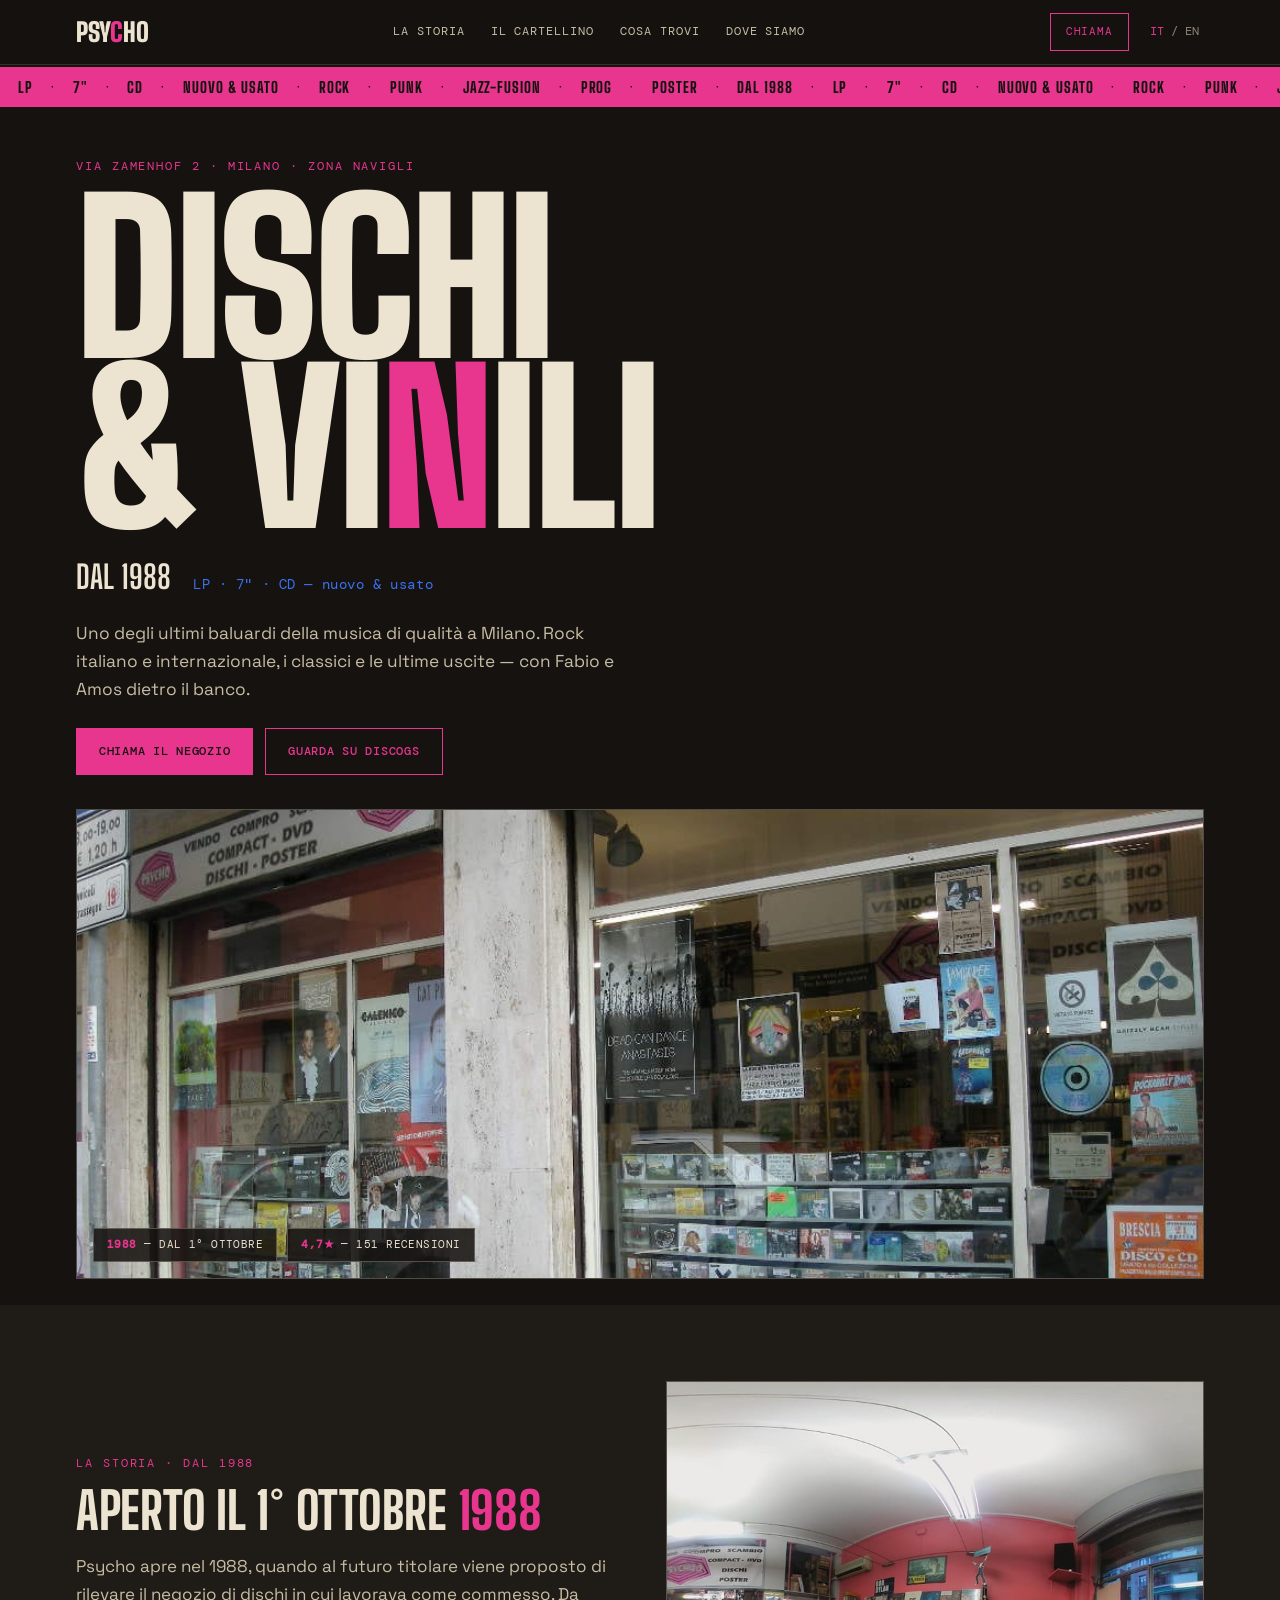
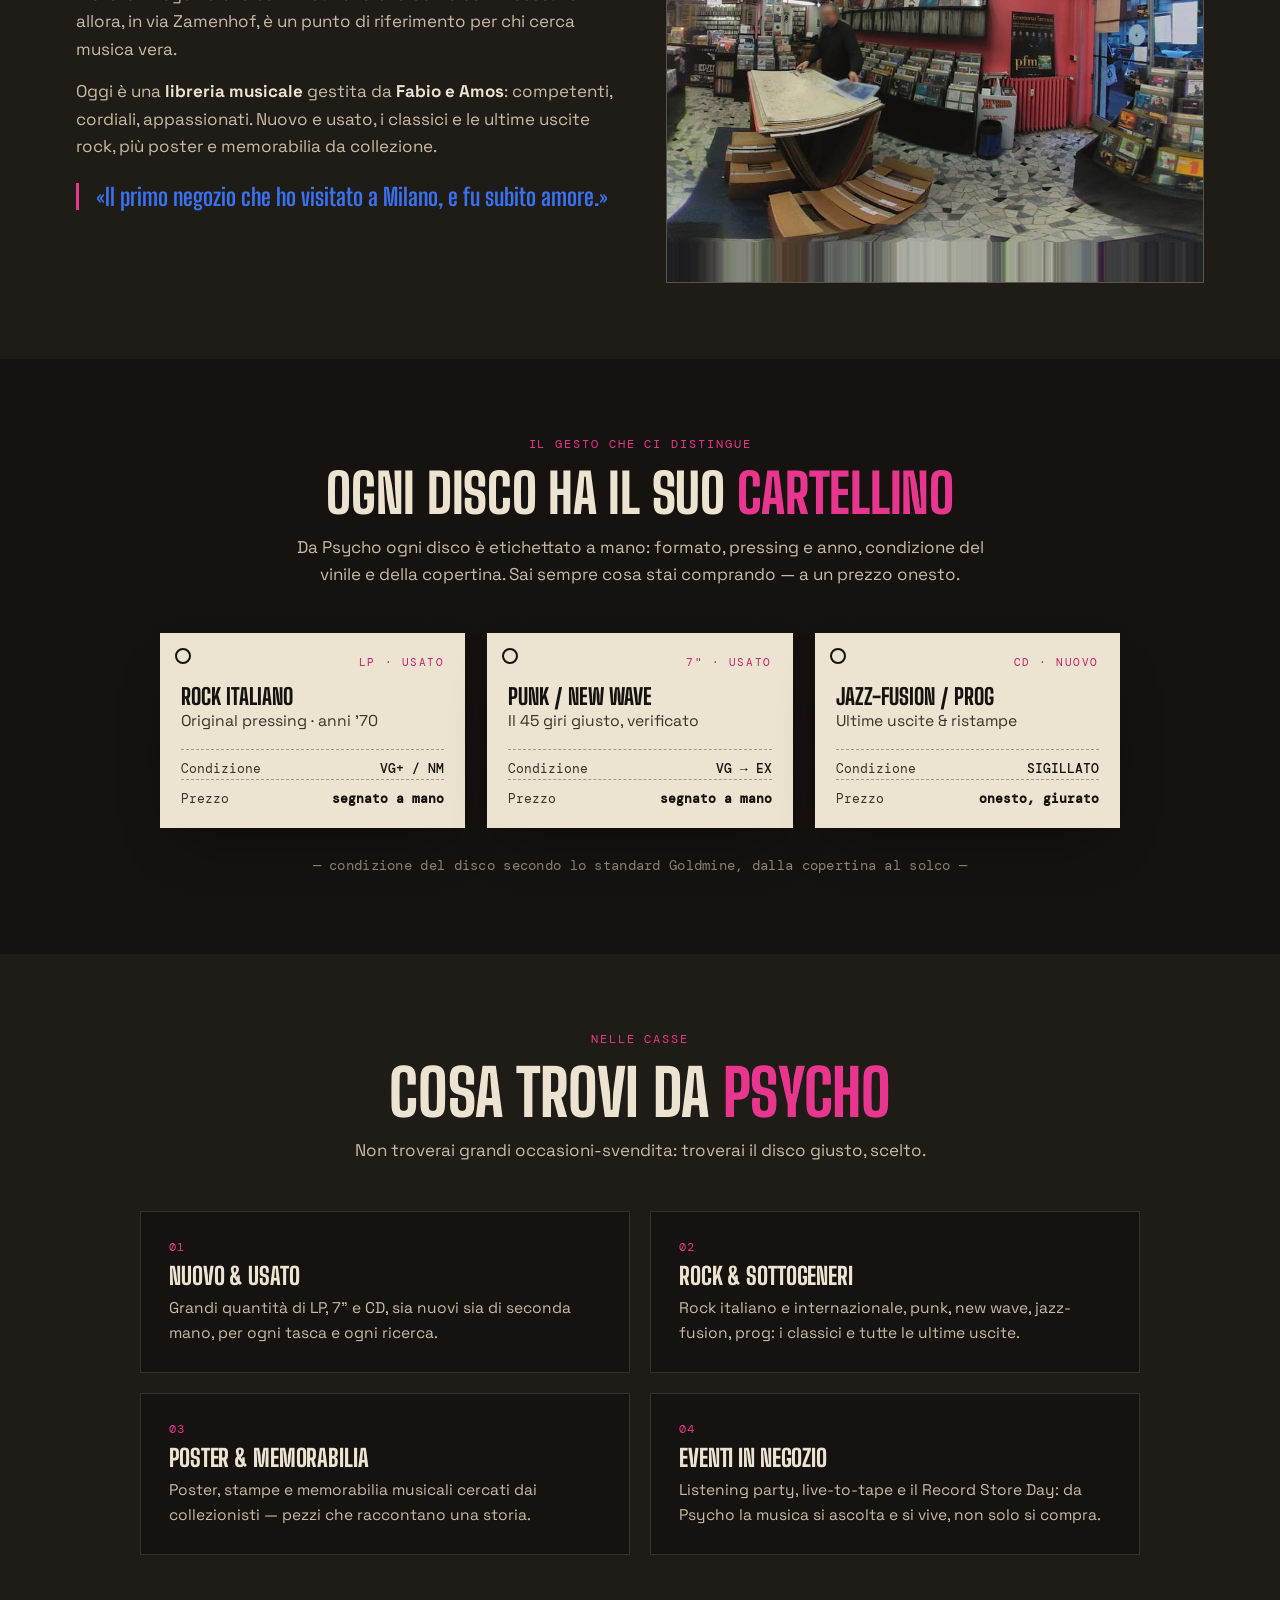
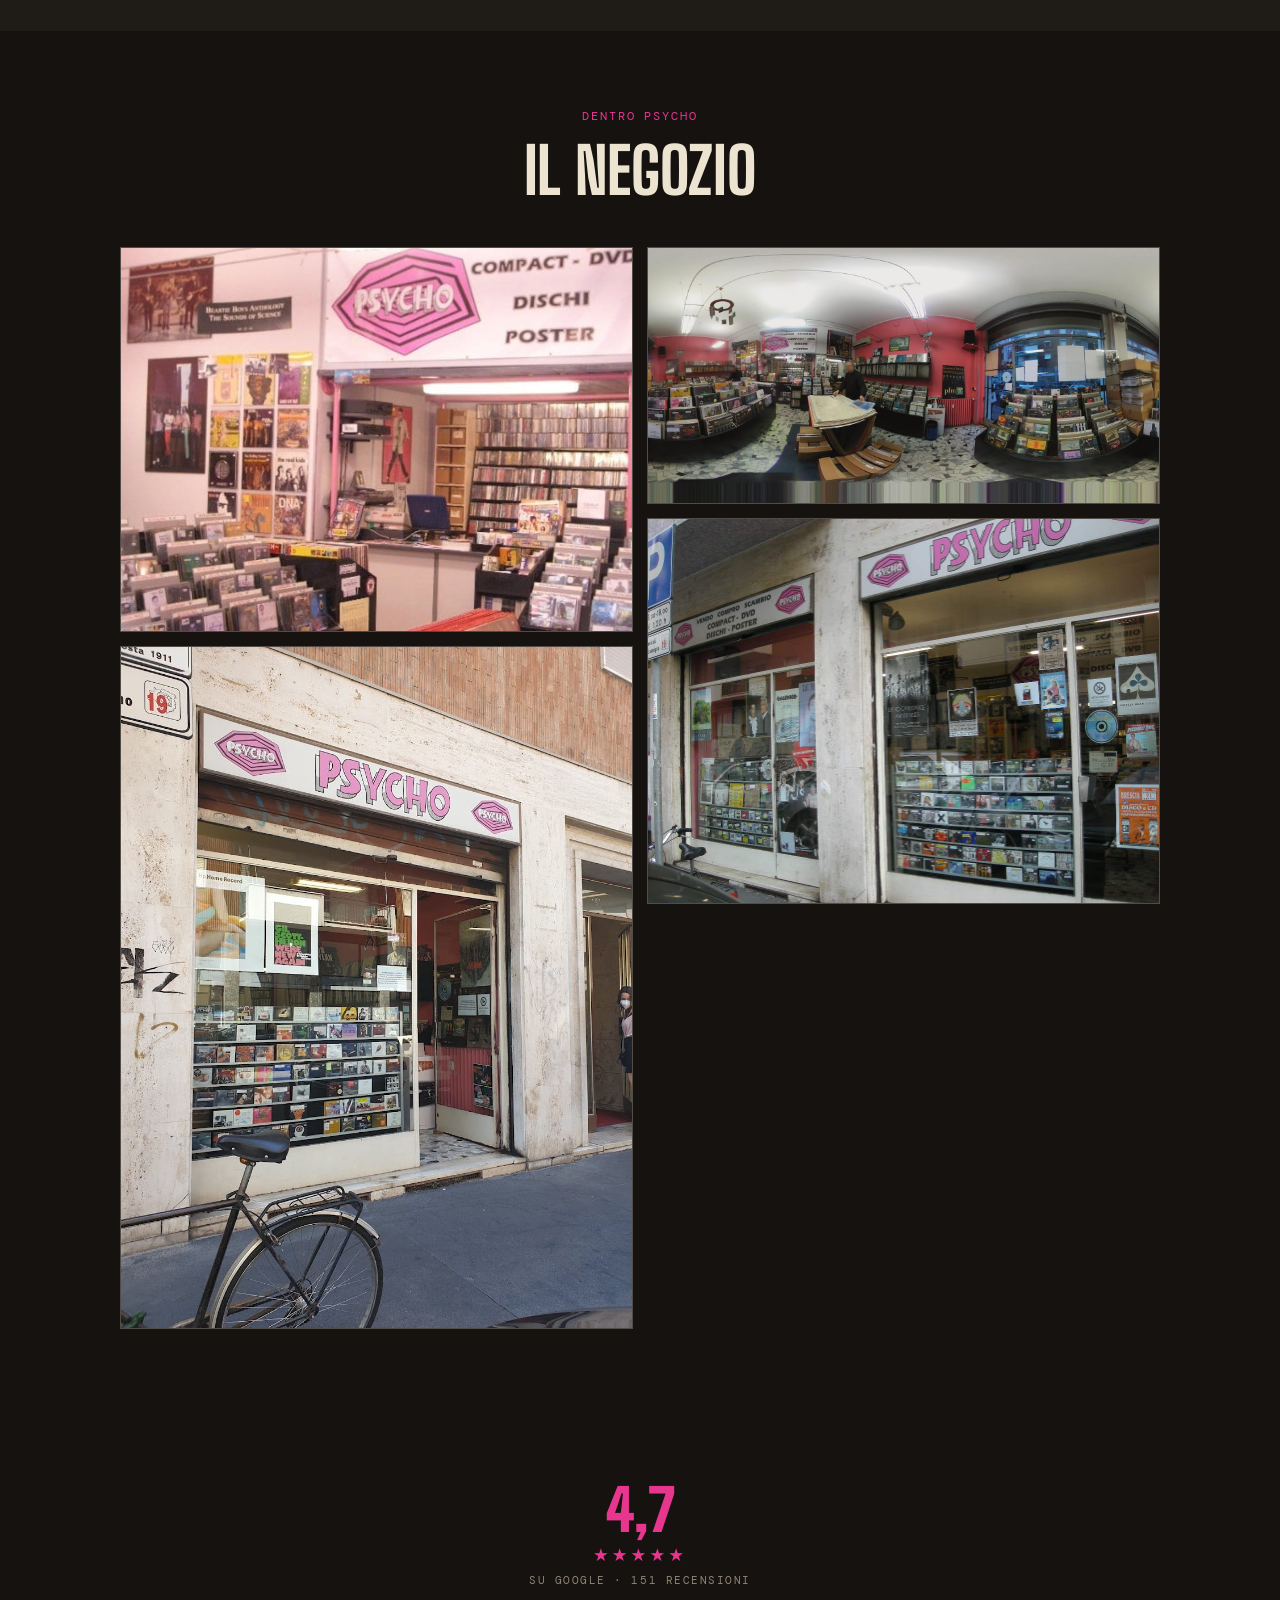
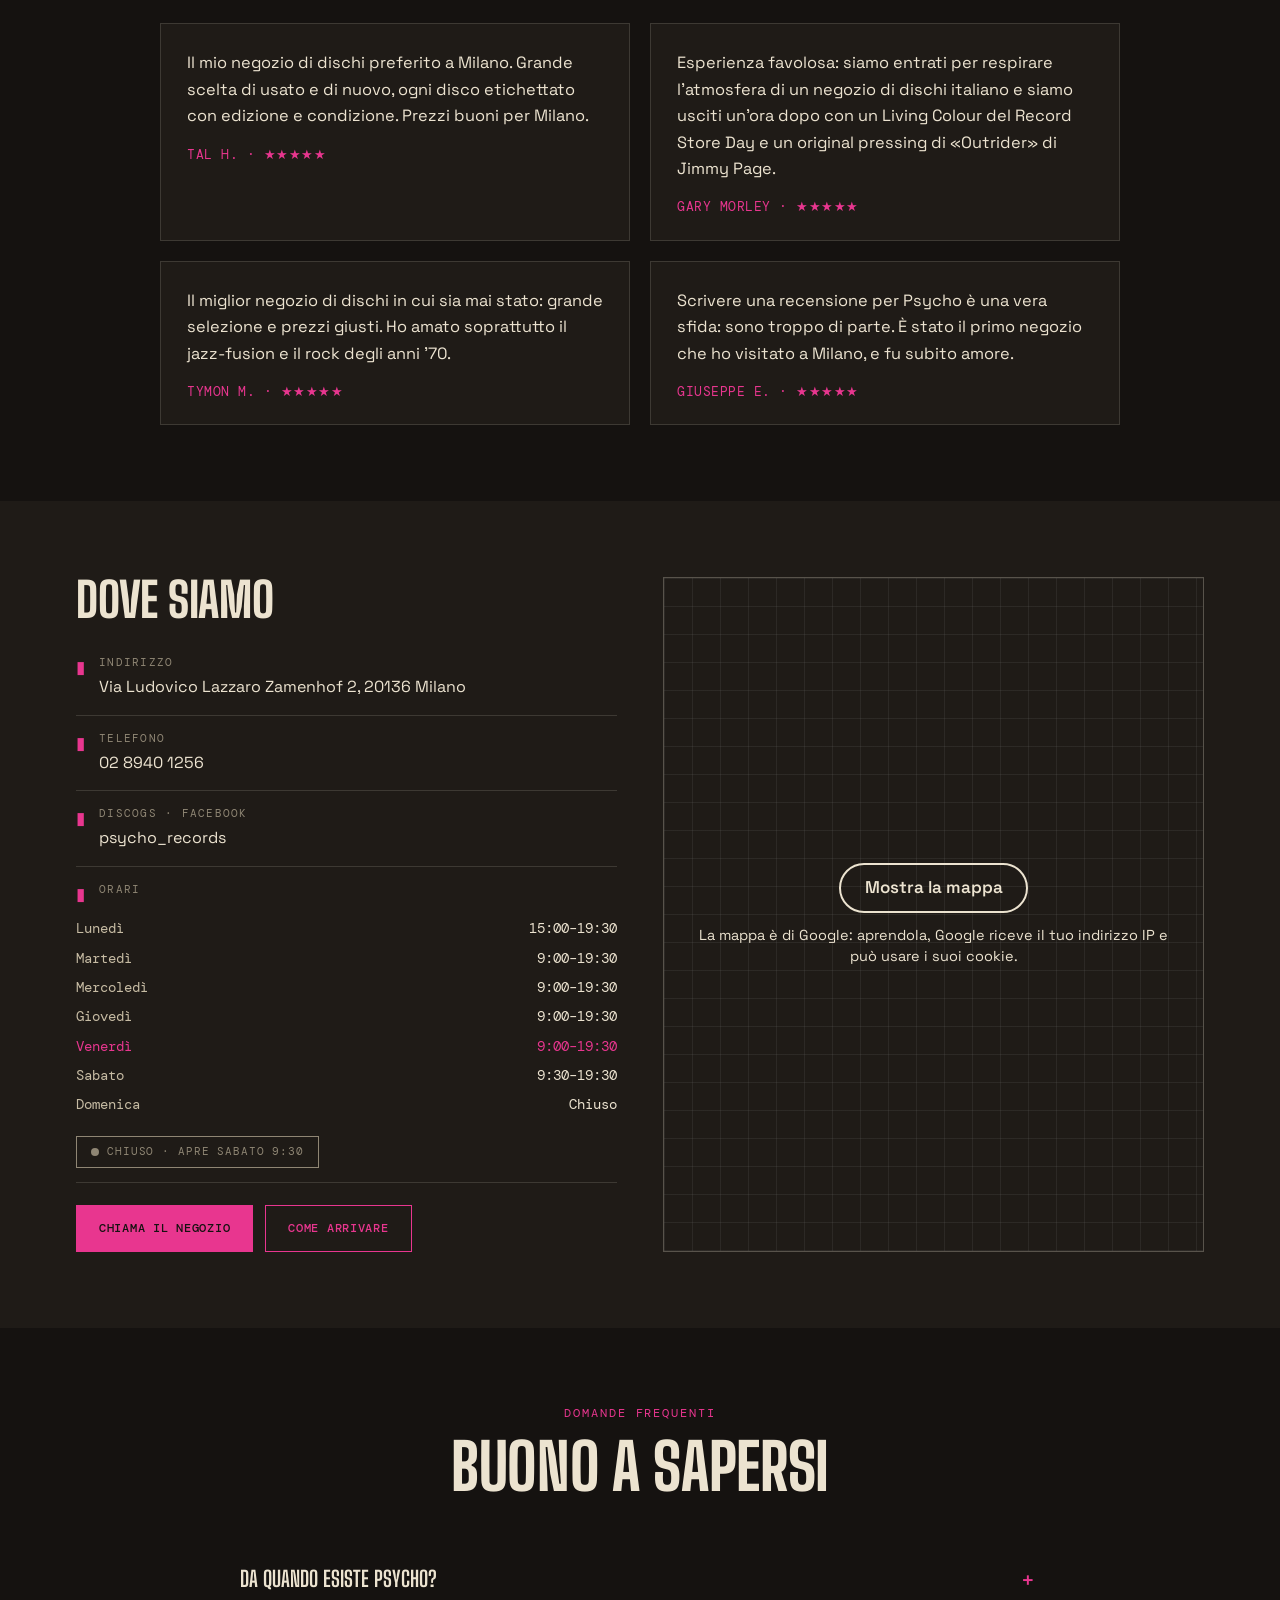
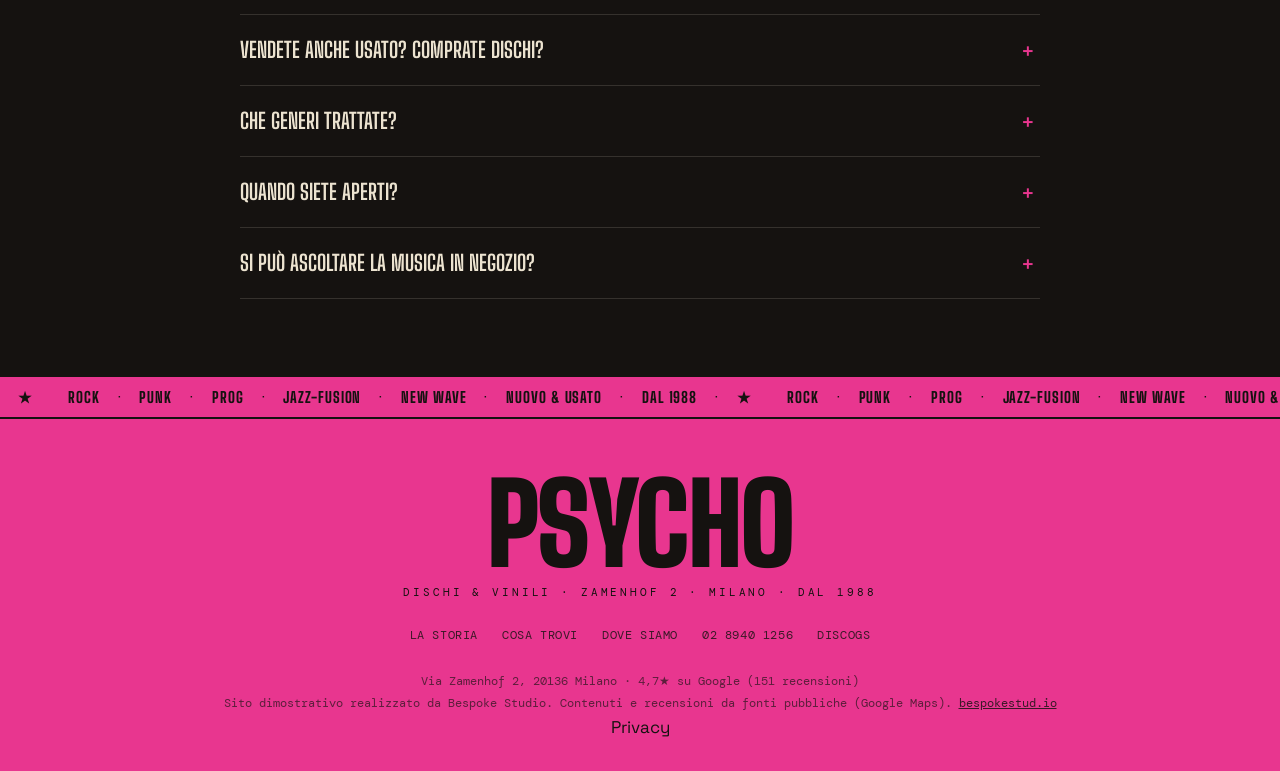
<file: index.html>
<!DOCTYPE html>
<html lang="it">
<head>
<meta charset="UTF-8">
<meta name="viewport" content="width=device-width, initial-scale=1.0">
<meta name="robots" content="noindex">
<title>Psycho — dischi & vinili dal 1988 · Milano</title>
<meta name="description" content="Psycho, negozio di dischi a Milano dal 1988, in via Zamenhof (zona Navigli/Ticinese). LP, 7\" e CD nuovi e usati: rock italiano e internazionale, poster e memorabilia. Ogni disco etichettato con pressing e condizione.">
<link rel="stylesheet" href="fonts/fonts.css?v=1">
<link rel="stylesheet" href="css/styles.css?v=1">
<link rel="icon" href="data:image/svg+xml,<svg xmlns='http://www.w3.org/2000/svg' viewBox='0 0 100 100'><rect width='100' height='100' fill='%23151210'/><circle cx='50' cy='50' r='30' fill='none' stroke='%23E8368F' stroke-width='6'/><circle cx='50' cy='50' r='7' fill='%23ECE3D0'/></svg>">
</head>
<body>

<!-- intro -->
<div id="intro">
  <div class="i-name">PSY<em>C</em>HO</div>
  <div class="i-sub">dischi & vinili · dal 1988</div>
</div>

<!-- header -->
<header>
  <nav class="nav wrap">
    <a class="brand" href="#hero">PSY<em>C</em>HO</a>
    <div class="nav-links" id="navlinks">
      <a href="#storia" data-i18n="nav.storia">La storia</a>
      <a href="#cartellino" data-i18n="nav.cart">Il cartellino</a>
      <a href="#crate" data-i18n="nav.crate">Cosa trovi</a>
      <a href="#dove" data-i18n="nav.dove">Dove siamo</a>
    </div>
    <div style="display:flex;align-items:center;gap:16px">
      <a class="nav-cta" href="tel:+390289401256" data-i18n="nav.cta">Chiama</a>
      <div class="lang"><button data-lang="it" class="on">IT</button><span>/</span><button data-lang="en">EN</button></div>
      <button class="burger" id="burger" aria-label="Menu"><span></span><span></span><span></span></button>
    </div>
  </nav>
</header>

<!-- ticker -->
<div class="ticker" aria-hidden="true"><div class="ticker__in"><span>LP</span>·<span>7"</span>·<span>CD</span>·<span>NUOVO & USATO</span>·<span>ROCK</span>·<span>PUNK</span>·<span>JAZZ-FUSION</span>·<span>PROG</span>·<span>POSTER</span>·<span>DAL 1988</span>·<span>LP</span>·<span>7"</span>·<span>CD</span>·<span>NUOVO & USATO</span>·<span>ROCK</span>·<span>PUNK</span>·<span>JAZZ-FUSION</span>·<span>PROG</span>·<span>POSTER</span>·<span>DAL 1988</span>·</div></div>

<main>

<!-- HERO -->
<section id="hero">
  <div class="wrap">
    <div class="hero-kick kick" data-i18n="hero.kick">Via Zamenhof 2 · Milano · zona Navigli</div>
    <h1>DISCHI<br>& VI<em>N</em>ILI</h1>
    <div class="hero-sub">
      <span class="big" data-i18n="hero.big">Dal 1988</span>
      <span class="mono" data-i18n="hero.mono">LP · 7" · CD — nuovo & usato</span>
    </div>
    <p class="hero-lead" data-i18n="hero.lead">Uno degli ultimi baluardi della musica di qualità a Milano. Rock italiano e internazionale, i classici e le ultime uscite — con Fabio e Amos dietro il banco.</p>
    <div class="hero-cta">
      <a class="btn btn-solid" href="tel:+390289401256" data-i18n="hero.cta1">Chiama il negozio</a>
      <a class="btn btn-ghost" href="https://www.discogs.com/user/psycho_records" target="_blank" rel="noopener" data-i18n="hero.cta2">Guarda su Discogs</a>
    </div>
    <div class="hero-photo reveal">
      <img src="img/facciata.jpg" alt="La vetrina di Psycho, piena di dischi, in via Zamenhof" loading="eager">
      <div class="pills">
        <span class="pill"><b>1988</b> — <span data-i18n="hero.p1">dal 1° ottobre</span></span>
        <span class="pill"><b>4,7★</b> — <span data-i18n="hero.p2">151 recensioni</span></span>
      </div>
    </div>
  </div>
</section>

<!-- STORIA -->
<section id="storia">
  <div class="wrap storia-grid">
    <div class="storia-copy reveal">
      <span class="kick" data-i18n="storia.kick">La storia · dal 1988</span>
      <h2 data-i18n="storia.h2">Aperto il 1° ottobre <em>1988</em></h2>
      <p data-i18n="storia.p1">Psycho apre nel 1988, quando al futuro titolare viene proposto di rilevare il negozio di dischi in cui lavorava come commesso. Da allora, in via Zamenhof, è un punto di riferimento per chi cerca musica vera.</p>
      <p data-i18n="storia.p2">Oggi è una <b>libreria musicale</b> gestita da <b>Fabio e Amos</b>: competenti, cordiali, appassionati. Nuovo e usato, i classici e le ultime uscite rock, più poster e memorabilia da collezione.</p>
      <p class="quote" data-i18n="storia.quote">«Il primo negozio che ho visitato a Milano, e fu subito amore.»</p>
    </div>
    <figure class="storia-photo reveal">
      <img src="img/interno.jpg" alt="L'interno di Psycho, con le pareti rosa e le casse di dischi">
    </figure>
  </div>
</section>

<!-- CARTELLINO (signature) -->
<section id="cartellino">
  <div class="wrap">
    <div class="cart-head reveal">
      <span class="kick" data-i18n="cart.kick">Il gesto che ci distingue</span>
      <h2 data-i18n="cart.h2">Ogni disco ha il suo <em>cartellino</em></h2>
      <p data-i18n="cart.sub">Da Psycho ogni disco è etichettato a mano: formato, pressing e anno, condizione del vinile e della copertina. Sai sempre cosa stai comprando — a un prezzo onesto.</p>
    </div>
    <div class="tags reveal">
      <div class="tag">
        <div class="fmt">LP · USATO</div>
        <div class="art" data-i18n="cart.t1a">Rock italiano</div>
        <div class="ttl" data-i18n="cart.t1t">Original pressing · anni '70</div>
        <div class="row"><span data-i18n="cart.cond">Condizione</span><b class="cond">VG+ / NM</b></div>
        <div class="row"><span data-i18n="cart.price">Prezzo</span><b data-i18n="cart.hand">segnato a mano</b></div>
      </div>
      <div class="tag">
        <div class="fmt">7" · USATO</div>
        <div class="art" data-i18n="cart.t2a">Punk / New wave</div>
        <div class="ttl" data-i18n="cart.t2t">Il 45 giri giusto, verificato</div>
        <div class="row"><span data-i18n="cart.cond">Condizione</span><b class="cond">VG → EX</b></div>
        <div class="row"><span data-i18n="cart.price">Prezzo</span><b data-i18n="cart.hand">segnato a mano</b></div>
      </div>
      <div class="tag">
        <div class="fmt">CD · NUOVO</div>
        <div class="art" data-i18n="cart.t3a">Jazz-fusion / Prog</div>
        <div class="ttl" data-i18n="cart.t3t">Ultime uscite & ristampe</div>
        <div class="row"><span data-i18n="cart.cond">Condizione</span><b class="cond">SIGILLATO</b></div>
        <div class="row"><span data-i18n="cart.price">Prezzo</span><b data-i18n="cart.honest">onesto, giurato</b></div>
      </div>
    </div>
    <p class="cart-note" data-i18n="cart.note">— condizione del disco secondo lo standard Goldmine, dalla copertina al solco —</p>
  </div>
</section>

<!-- CRATE (cosa trovi) -->
<section id="crate">
  <div class="wrap">
    <div class="sec-head reveal">
      <span class="kick" data-i18n="crate.kick">Nelle casse</span>
      <h2 data-i18n="crate.h2">Cosa trovi da <em>Psycho</em></h2>
      <p data-i18n="crate.sub">Non troverai grandi occasioni-svendita: troverai il disco giusto, scelto.</p>
    </div>
    <div class="crate-grid">
      <div class="crate-card reveal"><div class="n">01</div><h3 data-i18n="crate.c1h">Nuovo & usato</h3><p data-i18n="crate.c1p">Grandi quantità di LP, 7" e CD, sia nuovi sia di seconda mano, per ogni tasca e ogni ricerca.</p></div>
      <div class="crate-card reveal"><div class="n">02</div><h3 data-i18n="crate.c2h">Rock & sottogeneri</h3><p data-i18n="crate.c2p">Rock italiano e internazionale, punk, new wave, jazz-fusion, prog: i classici e tutte le ultime uscite.</p></div>
      <div class="crate-card reveal"><div class="n">03</div><h3 data-i18n="crate.c3h">Poster & memorabilia</h3><p data-i18n="crate.c3p">Poster, stampe e memorabilia musicali cercati dai collezionisti — pezzi che raccontano una storia.</p></div>
      <div class="crate-card reveal"><div class="n">04</div><h3 data-i18n="crate.c4h">Eventi in negozio</h3><p data-i18n="crate.c4p">Listening party, live-to-tape e il Record Store Day: da Psycho la musica si ascolta e si vive, non solo si compra.</p></div>
    </div>
  </div>
</section>

<!-- GALLERY -->
<section id="gallery-sec">
  <div class="wrap">
    <div class="sec-head reveal">
      <span class="kick" data-i18n="gal.kick">Dentro Psycho</span>
      <h2 data-i18n="gal.h2">Il negozio</h2>
    </div>
    <div class="gallery reveal">
      <figure><img src="img/logo.jpg" alt="L'interno di Psycho con l'insegna e le pareti di dischi" loading="lazy"></figure>
      <figure><img src="img/vetrina.jpg" alt="La vetrina di Psycho piena di dischi" loading="lazy"></figure>
      <figure><img src="img/interno.jpg" alt="Le pareti rosa e le casse di dischi da Psycho" loading="lazy"></figure>
      <figure><img src="img/facciata.jpg" alt="La facciata di Psycho in via Zamenhof" loading="lazy"></figure>
    </div>
  </div>
</section>

<!-- RECENSIONI -->
<section id="recensioni">
  <div class="wrap">
    <div class="rev-top reveal">
      <div class="rev-score">4,7</div>
      <div class="rev-stars">★★★★★</div>
      <div class="rev-src" data-i18n="rev.src">Su Google · 151 recensioni</div>
    </div>
    <div class="rev-grid">
      <div class="rev-card reveal"><p data-i18n="rev.q1">Il mio negozio di dischi preferito a Milano. Grande scelta di usato e di nuovo, ogni disco etichettato con edizione e condizione. Prezzi buoni per Milano.</p><div class="who">Tal H. · <span class="st">★★★★★</span></div></div>
      <div class="rev-card reveal"><p data-i18n="rev.q2">Esperienza favolosa: siamo entrati per respirare l'atmosfera di un negozio di dischi italiano e siamo usciti un'ora dopo con un Living Colour del Record Store Day e un original pressing di «Outrider» di Jimmy Page.</p><div class="who">gary morley · <span class="st">★★★★★</span></div></div>
      <div class="rev-card reveal"><p data-i18n="rev.q3">Il miglior negozio di dischi in cui sia mai stato: grande selezione e prezzi giusti. Ho amato soprattutto il jazz-fusion e il rock degli anni '70.</p><div class="who">Tymon m. · <span class="st">★★★★★</span></div></div>
      <div class="rev-card reveal"><p data-i18n="rev.q4">Scrivere una recensione per Psycho è una vera sfida: sono troppo di parte. È stato il primo negozio che ho visitato a Milano, e fu subito amore.</p><div class="who">Giuseppe E. · <span class="st">★★★★★</span></div></div>
    </div>
  </div>
</section>

<!-- DOVE -->
<section id="dove">
  <div class="wrap dove-grid">
    <div class="dove-info reveal">
      <h2 data-i18n="dove.h2">Dove siamo</h2>
      <div class="info-row"><span class="ic">▮</span><div><div class="lb" data-i18n="dove.addr">Indirizzo</div>
        <a class="vl" href="https://maps.google.com/?q=Psycho+dischi+Via+Zamenhof+2+Milano" target="_blank" rel="noopener">Via Ludovico Lazzaro Zamenhof 2, 20136 Milano</a></div></div>
      <div class="info-row"><span class="ic">▮</span><div><div class="lb" data-i18n="dove.phone">Telefono</div>
        <a class="vl" href="tel:+390289401256">02 8940 1256</a></div></div>
      <div class="info-row"><span class="ic">▮</span><div><div class="lb">Discogs · Facebook</div>
        <a class="vl" href="https://www.discogs.com/user/psycho_records" target="_blank" rel="noopener">psycho_records</a></div></div>
      <div class="info-row" style="flex-direction:column;gap:6px">
        <div style="display:flex;gap:14px"><span class="ic">▮</span><div class="lb" data-i18n="dove.hours">Orari</div></div>
        <div id="hours" style="width:100%"></div>
        <div id="statusbox"></div>
      </div>
      <div class="cta-row">
        <a class="btn btn-solid" href="tel:+390289401256" data-i18n="dove.call">Chiama il negozio</a>
        <a class="btn btn-ghost" href="https://maps.google.com/?q=Psycho+dischi+Via+Zamenhof+2+Milano" target="_blank" rel="noopener" data-i18n="dove.dir">Come arrivare</a>
      </div>
    </div>
    <div class="dove-map reveal">
      <div class="mappa-clic" data-mappa-clic style="--mappa-h: 320px"><template><iframe title="Mappa Psycho dischi" loading="lazy" referrerpolicy="no-referrer-when-downgrade"
        src="https://www.google.com/maps?q=Psycho+dischi+Via+Zamenhof+2+Milano&output=embed"></iframe></template><div class="mappa-clic__velo"><a class="mappa-clic__btn" href="https://maps.google.com/?q=Psycho+dischi+Via+Zamenhof+2+Milano" target="_blank" rel="noopener">Mostra la mappa</a><p class="mappa-clic__nota">La mappa è di Google: aprendola, Google riceve il tuo indirizzo IP e può usare i suoi cookie.</p></div></div>
    </div>
  </div>
</section>

<!-- FAQ -->
<section id="faq">
  <div class="wrap">
    <div class="sec-head reveal">
      <span class="kick" data-i18n="faq.kick">Domande frequenti</span>
      <h2 data-i18n="faq.h2">Buono a sapersi</h2>
    </div>
    <div class="faq-list reveal">
      <div class="faq-item"><button class="faq-q" data-i18n="faq.q1">Da quando esiste Psycho?</button><div class="faq-a"><p data-i18n="faq.a1">Dal 1° ottobre 1988, in via Zamenhof 2. È uno dei negozi di dischi storici di Milano, gestito da Fabio e Amos.</p></div></div>
      <div class="faq-item"><button class="faq-q" data-i18n="faq.q2">Vendete anche usato? Comprate dischi?</button><div class="faq-a"><p data-i18n="faq.a2">Sì: trattiamo nuovo e usato, e facciamo vendo–compro–scambio. Ogni disco è etichettato con condizione e pressing.</p></div></div>
      <div class="faq-item"><button class="faq-q" data-i18n="faq.q3">Che generi trattate?</button><div class="faq-a"><p data-i18n="faq.a3">Soprattutto rock, italiano e internazionale, e i suoi sottogeneri: punk, new wave, jazz-fusion, prog. LP, 7" e CD, più poster e memorabilia.</p></div></div>
      <div class="faq-item"><button class="faq-q" data-i18n="faq.q4">Quando siete aperti?</button><div class="faq-a"><p data-i18n="faq.a4">Lunedì 15:00–19:30; da martedì a venerdì 09:00–19:30; sabato 09:30–19:30. Domenica chiuso.</p></div></div>
      <div class="faq-item"><button class="faq-q" data-i18n="faq.q5">Si può ascoltare la musica in negozio?</button><div class="faq-a"><p data-i18n="faq.a5">Sì: oltre alla vendita organizziamo listening party, sessioni live-to-tape ed eventi come il Record Store Day. Passa a trovarci.</p></div></div>
    </div>
  </div>
</section>

</main>

<div class="ticker" aria-hidden="true"><div class="ticker__in"><span>★</span><span>ROCK</span>·<span>PUNK</span>·<span>PROG</span>·<span>JAZZ-FUSION</span>·<span>NEW WAVE</span>·<span>NUOVO & USATO</span>·<span>DAL 1988</span>·<span>★</span><span>ROCK</span>·<span>PUNK</span>·<span>PROG</span>·<span>JAZZ-FUSION</span>·<span>NEW WAVE</span>·<span>NUOVO & USATO</span>·<span>DAL 1988</span>·</div></div>

<!-- FOOTER -->
<footer>
  <div class="f-name">PSYCHO</div>
  <div class="f-sub" data-i18n="foot.sub">dischi & vinili · Zamenhof 2 · Milano · dal 1988</div>
  <div class="f-links">
    <a href="#storia" data-i18n="nav.storia">La storia</a>
    <a href="#crate" data-i18n="nav.crate">Cosa trovi</a>
    <a href="#dove" data-i18n="nav.dove">Dove siamo</a>
    <a href="tel:+390289401256">02 8940 1256</a>
    <a href="https://www.discogs.com/user/psycho_records" target="_blank" rel="noopener">Discogs</a>
  </div>
  <div class="f-fine">
    Via Zamenhof 2, 20136 Milano · <span data-i18n="foot.rating">4,7★ su Google (151 recensioni)</span><br>
    <span data-i18n="foot.demo">Sito dimostrativo realizzato da Bespoke Studio. Contenuti e recensioni da fonti pubbliche (Google Maps).</span>
    <a href="https://bespokestud.io" target="_blank" rel="noopener">bespokestud.io</a>
  </div>
  <p class="privacy-link"><a href="privacy.html">Privacy</a></p>
</footer>

<div class="actionbar">
  <a class="a-call" href="tel:+390289401256"><span data-i18n="ab.call">Chiama</span><span class="a-state" id="ab-state"></span></a>
  <a class="a-map" href="https://maps.google.com/?q=Psycho+dischi+Via+Zamenhof+2+Milano" target="_blank" rel="noopener" data-i18n="ab.map">Mappa</a>
</div>

<script src="js/main.js?v=2"></script>
<script src="js/mappa-clic.js?v=1" defer></script>
</body>
</html>
</file>
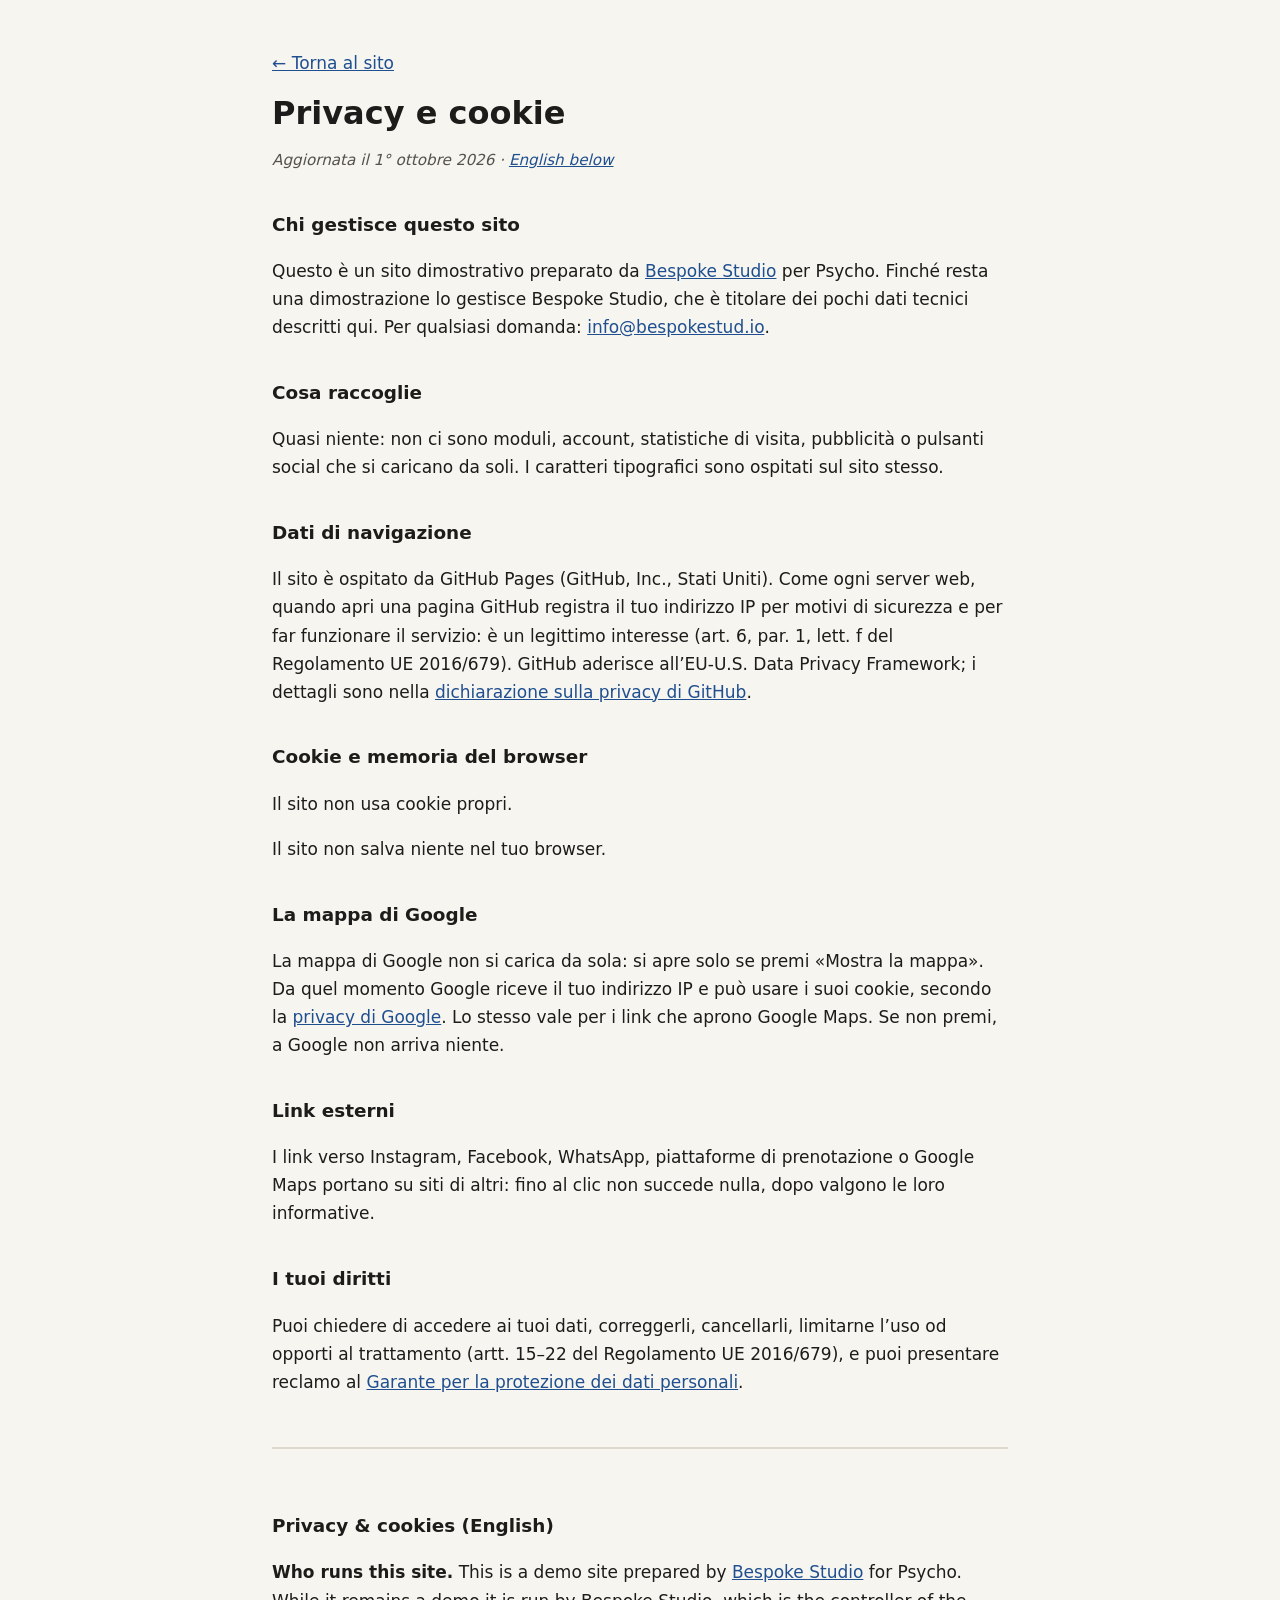
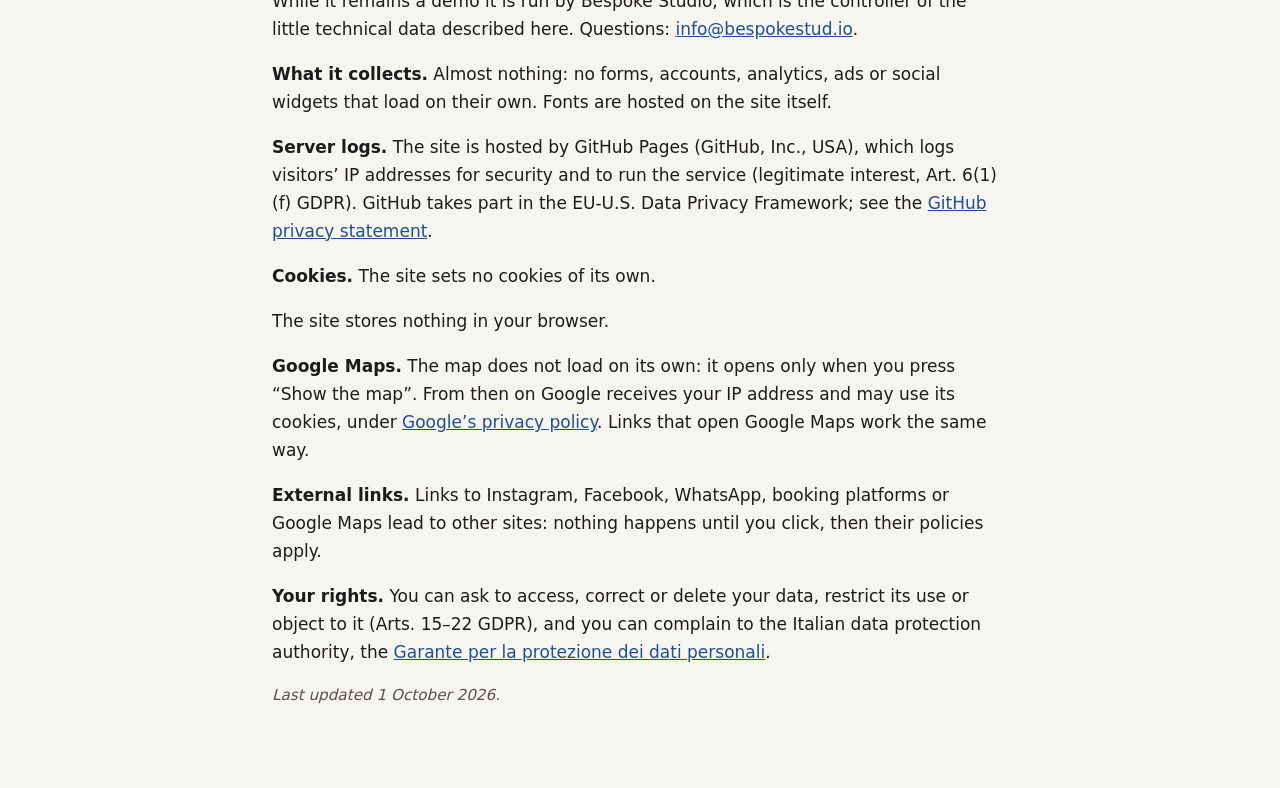
<file: privacy.html>
<!DOCTYPE html>
<html lang="it">
<head>
  <meta charset="UTF-8">
  <meta name="viewport" content="width=device-width, initial-scale=1.0">
  <meta name="robots" content="noindex">
  <title>Privacy e cookie · Psycho</title>
  <meta name="description" content="Informativa privacy e cookie del sito Psycho.">
  <style>
    body { margin: 0; background: #f7f5f0; color: #1d1c1a; font: 17px/1.65 system-ui, -apple-system, "Segoe UI", Roboto, sans-serif; }
    main { max-width: 46rem; margin: 0 auto; padding: 32px 20px 64px; }
    h1 { font-size: 2rem; line-height: 1.2; margin: 0.4em 0 0.2em; }
    h2 { font-size: 1.15rem; margin: 2em 0 0.4em; }
    a { color: #1f4f8f; }
    .data { color: #55524c; font-style: italic; font-size: 0.95rem; }
    .en { margin-top: 3em; padding-top: 1.5em; border-top: 2px solid #ddd8cc; }
    code { font-size: 0.9em; background: #ebe7dc; padding: 0 4px; border-radius: 3px; }
  </style>
</head>
<body>
<main>
  <p><a href="index.html">← Torna al sito</a></p>
  <h1>Privacy e cookie</h1>
  <p class="data">Aggiornata il 1° ottobre 2026 · <a href="#english" lang="en">English below</a></p>
  <h2>Chi gestisce questo sito</h2>
  <p>Questo è un sito dimostrativo preparato da <a href="https://bespokestud.io" rel="noopener">Bespoke Studio</a> per Psycho. Finché resta una dimostrazione lo gestisce Bespoke Studio, che è titolare dei pochi dati tecnici descritti qui. Per qualsiasi domanda: <a href="mailto:info@bespokestud.io">info@bespokestud.io</a>.</p>
  <h2>Cosa raccoglie</h2>
  <p>Quasi niente: non ci sono moduli, account, statistiche di visita, pubblicità o pulsanti social che si caricano da soli. I caratteri tipografici sono ospitati sul sito stesso.</p>
  <h2>Dati di navigazione</h2>
  <p>Il sito è ospitato da GitHub Pages (GitHub, Inc., Stati Uniti). Come ogni server web, quando apri una pagina GitHub registra il tuo indirizzo IP per motivi di sicurezza e per far funzionare il servizio: è un legittimo interesse (art. 6, par. 1, lett. f del Regolamento UE 2016/679). GitHub aderisce all’EU-U.S. Data Privacy Framework; i dettagli sono nella <a href="https://docs.github.com/site-policy/privacy-policies/github-general-privacy-statement" rel="noopener">dichiarazione sulla privacy di GitHub</a>.</p>
  
  <h2>Cookie e memoria del browser</h2>
  <p>Il sito non usa cookie propri.</p>
  <p>Il sito non salva niente nel tuo browser.</p>
  <h2>La mappa di Google</h2>
  <p>La mappa di Google non si carica da sola: si apre solo se premi «Mostra la mappa». Da quel momento Google riceve il tuo indirizzo IP e può usare i suoi cookie, secondo la <a href="https://policies.google.com/privacy?hl=it" rel="noopener">privacy di Google</a>. Lo stesso vale per i link che aprono Google Maps. Se non premi, a Google non arriva niente.</p>
  <h2>Link esterni</h2>
  <p>I link verso Instagram, Facebook, WhatsApp, piattaforme di prenotazione o Google Maps portano su siti di altri: fino al clic non succede nulla, dopo valgono le loro informative.</p>
  
  <h2>I tuoi diritti</h2>
  <p>Puoi chiedere di accedere ai tuoi dati, correggerli, cancellarli, limitarne l’uso od opporti al trattamento (artt. 15–22 del Regolamento UE 2016/679), e puoi presentare reclamo al <a href="https://www.garanteprivacy.it" rel="noopener">Garante per la protezione dei dati personali</a>.</p>
  <div class="en" id="english" lang="en">
    <h2>Privacy &amp; cookies (English)</h2>
    <p><strong>Who runs this site.</strong> This is a demo site prepared by <a href="https://bespokestud.io" rel="noopener">Bespoke Studio</a> for Psycho. While it remains a demo it is run by Bespoke Studio, which is the controller of the little technical data described here. Questions: <a href="mailto:info@bespokestud.io">info@bespokestud.io</a>.</p>
    <p><strong>What it collects.</strong> Almost nothing: no forms, accounts, analytics, ads or social widgets that load on their own. Fonts are hosted on the site itself.</p>
    <p><strong>Server logs.</strong> The site is hosted by GitHub Pages (GitHub, Inc., USA), which logs visitors’ IP addresses for security and to run the service (legitimate interest, Art. 6(1)(f) GDPR). GitHub takes part in the EU-U.S. Data Privacy Framework; see the <a href="https://docs.github.com/site-policy/privacy-policies/github-general-privacy-statement" rel="noopener">GitHub privacy statement</a>.</p>
    
    <p><strong>Cookies.</strong> The site sets no cookies of its own.</p>
    <p>The site stores nothing in your browser.</p>
    <p><strong>Google Maps.</strong> The map does not load on its own: it opens only when you press “Show the map”. From then on Google receives your IP address and may use its cookies, under <a href="https://policies.google.com/privacy?hl=en" rel="noopener">Google’s privacy policy</a>. Links that open Google Maps work the same way.</p>
    <p><strong>External links.</strong> Links to Instagram, Facebook, WhatsApp, booking platforms or Google Maps lead to other sites: nothing happens until you click, then their policies apply.</p>
    
    <p><strong>Your rights.</strong> You can ask to access, correct or delete your data, restrict its use or object to it (Arts. 15–22 GDPR), and you can complain to the Italian data protection authority, the <a href="https://www.garanteprivacy.it" rel="noopener">Garante per la protezione dei dati personali</a>.</p>
    <p class="data">Last updated 1 October 2026.</p>
  </div>
</main>
</body>
</html>
</file>
<file: fonts/fonts.css>
/* Caratteri ospitati sul sito: nessuna richiesta a Google Fonts o Fontshare (giro privacy 1/10/2026). Licenze in LICENSE.txt. */
/* vietnamese */
@font-face {
  font-family: 'Big Shoulders Display';
  font-style: normal;
  font-weight: 600;
  font-display: swap;
  src: url(bigshouldersdisplay-v24-fC1_PZJEZG-e9gHhdI4-NBbfd2ys3SjJCx1cw9DuHpM.woff2) format('woff2');
  unicode-range: U+0102-0103, U+0110-0111, U+0128-0129, U+0168-0169, U+01A0-01A1, U+01AF-01B0, U+0300-0301, U+0303-0304, U+0308-0309, U+0323, U+0329, U+1EA0-1EF9, U+20AB;
}
/* latin-ext */
@font-face {
  font-family: 'Big Shoulders Display';
  font-style: normal;
  font-weight: 600;
  font-display: swap;
  src: url(bigshouldersdisplay-v24-fC1_PZJEZG-e9gHhdI4-NBbfd2ys3SjJCx1cwtDuHpM.woff2) format('woff2');
  unicode-range: U+0100-02BA, U+02BD-02C5, U+02C7-02CC, U+02CE-02D7, U+02DD-02FF, U+0304, U+0308, U+0329, U+1D00-1DBF, U+1E00-1E9F, U+1EF2-1EFF, U+2020, U+20A0-20AB, U+20AD-20C0, U+2113, U+2C60-2C7F, U+A720-A7FF;
}
/* latin */
@font-face {
  font-family: 'Big Shoulders Display';
  font-style: normal;
  font-weight: 600;
  font-display: swap;
  src: url(bigshouldersdisplay-v24-fC1_PZJEZG-e9gHhdI4-NBbfd2ys3SjJCx1czNDu.woff2) format('woff2');
  unicode-range: U+0000-00FF, U+0131, U+0152-0153, U+02BB-02BC, U+02C6, U+02DA, U+02DC, U+0304, U+0308, U+0329, U+2000-206F, U+20AC, U+2122, U+2191, U+2193, U+2212, U+2215, U+FEFF, U+FFFD;
}
/* vietnamese */
@font-face {
  font-family: 'Big Shoulders Display';
  font-style: normal;
  font-weight: 700;
  font-display: swap;
  src: url(bigshouldersdisplay-v24-fC1_PZJEZG-e9gHhdI4-NBbfd2ys3SjJCx1cw9DuHpM.woff2) format('woff2');
  unicode-range: U+0102-0103, U+0110-0111, U+0128-0129, U+0168-0169, U+01A0-01A1, U+01AF-01B0, U+0300-0301, U+0303-0304, U+0308-0309, U+0323, U+0329, U+1EA0-1EF9, U+20AB;
}
/* latin-ext */
@font-face {
  font-family: 'Big Shoulders Display';
  font-style: normal;
  font-weight: 700;
  font-display: swap;
  src: url(bigshouldersdisplay-v24-fC1_PZJEZG-e9gHhdI4-NBbfd2ys3SjJCx1cwtDuHpM.woff2) format('woff2');
  unicode-range: U+0100-02BA, U+02BD-02C5, U+02C7-02CC, U+02CE-02D7, U+02DD-02FF, U+0304, U+0308, U+0329, U+1D00-1DBF, U+1E00-1E9F, U+1EF2-1EFF, U+2020, U+20A0-20AB, U+20AD-20C0, U+2113, U+2C60-2C7F, U+A720-A7FF;
}
/* latin */
@font-face {
  font-family: 'Big Shoulders Display';
  font-style: normal;
  font-weight: 700;
  font-display: swap;
  src: url(bigshouldersdisplay-v24-fC1_PZJEZG-e9gHhdI4-NBbfd2ys3SjJCx1czNDu.woff2) format('woff2');
  unicode-range: U+0000-00FF, U+0131, U+0152-0153, U+02BB-02BC, U+02C6, U+02DA, U+02DC, U+0304, U+0308, U+0329, U+2000-206F, U+20AC, U+2122, U+2191, U+2193, U+2212, U+2215, U+FEFF, U+FFFD;
}
/* vietnamese */
@font-face {
  font-family: 'Big Shoulders Display';
  font-style: normal;
  font-weight: 800;
  font-display: swap;
  src: url(bigshouldersdisplay-v24-fC1_PZJEZG-e9gHhdI4-NBbfd2ys3SjJCx1cw9DuHpM.woff2) format('woff2');
  unicode-range: U+0102-0103, U+0110-0111, U+0128-0129, U+0168-0169, U+01A0-01A1, U+01AF-01B0, U+0300-0301, U+0303-0304, U+0308-0309, U+0323, U+0329, U+1EA0-1EF9, U+20AB;
}
/* latin-ext */
@font-face {
  font-family: 'Big Shoulders Display';
  font-style: normal;
  font-weight: 800;
  font-display: swap;
  src: url(bigshouldersdisplay-v24-fC1_PZJEZG-e9gHhdI4-NBbfd2ys3SjJCx1cwtDuHpM.woff2) format('woff2');
  unicode-range: U+0100-02BA, U+02BD-02C5, U+02C7-02CC, U+02CE-02D7, U+02DD-02FF, U+0304, U+0308, U+0329, U+1D00-1DBF, U+1E00-1E9F, U+1EF2-1EFF, U+2020, U+20A0-20AB, U+20AD-20C0, U+2113, U+2C60-2C7F, U+A720-A7FF;
}
/* latin */
@font-face {
  font-family: 'Big Shoulders Display';
  font-style: normal;
  font-weight: 800;
  font-display: swap;
  src: url(bigshouldersdisplay-v24-fC1_PZJEZG-e9gHhdI4-NBbfd2ys3SjJCx1czNDu.woff2) format('woff2');
  unicode-range: U+0000-00FF, U+0131, U+0152-0153, U+02BB-02BC, U+02C6, U+02DA, U+02DC, U+0304, U+0308, U+0329, U+2000-206F, U+20AC, U+2122, U+2191, U+2193, U+2212, U+2215, U+FEFF, U+FFFD;
}
/* vietnamese */
@font-face {
  font-family: 'Big Shoulders Display';
  font-style: normal;
  font-weight: 900;
  font-display: swap;
  src: url(bigshouldersdisplay-v24-fC1_PZJEZG-e9gHhdI4-NBbfd2ys3SjJCx1cw9DuHpM.woff2) format('woff2');
  unicode-range: U+0102-0103, U+0110-0111, U+0128-0129, U+0168-0169, U+01A0-01A1, U+01AF-01B0, U+0300-0301, U+0303-0304, U+0308-0309, U+0323, U+0329, U+1EA0-1EF9, U+20AB;
}
/* latin-ext */
@font-face {
  font-family: 'Big Shoulders Display';
  font-style: normal;
  font-weight: 900;
  font-display: swap;
  src: url(bigshouldersdisplay-v24-fC1_PZJEZG-e9gHhdI4-NBbfd2ys3SjJCx1cwtDuHpM.woff2) format('woff2');
  unicode-range: U+0100-02BA, U+02BD-02C5, U+02C7-02CC, U+02CE-02D7, U+02DD-02FF, U+0304, U+0308, U+0329, U+1D00-1DBF, U+1E00-1E9F, U+1EF2-1EFF, U+2020, U+20A0-20AB, U+20AD-20C0, U+2113, U+2C60-2C7F, U+A720-A7FF;
}
/* latin */
@font-face {
  font-family: 'Big Shoulders Display';
  font-style: normal;
  font-weight: 900;
  font-display: swap;
  src: url(bigshouldersdisplay-v24-fC1_PZJEZG-e9gHhdI4-NBbfd2ys3SjJCx1czNDu.woff2) format('woff2');
  unicode-range: U+0000-00FF, U+0131, U+0152-0153, U+02BB-02BC, U+02C6, U+02DA, U+02DC, U+0304, U+0308, U+0329, U+2000-206F, U+20AC, U+2122, U+2191, U+2193, U+2212, U+2215, U+FEFF, U+FFFD;
}
/* latin-ext */
@font-face {
  font-family: 'DM Mono';
  font-style: normal;
  font-weight: 400;
  font-display: swap;
  src: url(dmmono-v16-aFTU7PB1QTsUX8KYthSQBLyM.woff2) format('woff2');
  unicode-range: U+0100-02BA, U+02BD-02C5, U+02C7-02CC, U+02CE-02D7, U+02DD-02FF, U+0304, U+0308, U+0329, U+1D00-1DBF, U+1E00-1E9F, U+1EF2-1EFF, U+2020, U+20A0-20AB, U+20AD-20C0, U+2113, U+2C60-2C7F, U+A720-A7FF;
}
/* latin */
@font-face {
  font-family: 'DM Mono';
  font-style: normal;
  font-weight: 400;
  font-display: swap;
  src: url(dmmono-v16-aFTU7PB1QTsUX8KYthqQBA.woff2) format('woff2');
  unicode-range: U+0000-00FF, U+0131, U+0152-0153, U+02BB-02BC, U+02C6, U+02DA, U+02DC, U+0304, U+0308, U+0329, U+2000-206F, U+20AC, U+2122, U+2191, U+2193, U+2212, U+2215, U+FEFF, U+FFFD;
}
/* latin-ext */
@font-face {
  font-family: 'DM Mono';
  font-style: normal;
  font-weight: 500;
  font-display: swap;
  src: url(dmmono-v16-aFTR7PB1QTsUX8KYvumzEY2tbZX9.woff2) format('woff2');
  unicode-range: U+0100-02BA, U+02BD-02C5, U+02C7-02CC, U+02CE-02D7, U+02DD-02FF, U+0304, U+0308, U+0329, U+1D00-1DBF, U+1E00-1E9F, U+1EF2-1EFF, U+2020, U+20A0-20AB, U+20AD-20C0, U+2113, U+2C60-2C7F, U+A720-A7FF;
}
/* latin */
@font-face {
  font-family: 'DM Mono';
  font-style: normal;
  font-weight: 500;
  font-display: swap;
  src: url(dmmono-v16-aFTR7PB1QTsUX8KYvumzEYOtbQ.woff2) format('woff2');
  unicode-range: U+0000-00FF, U+0131, U+0152-0153, U+02BB-02BC, U+02C6, U+02DA, U+02DC, U+0304, U+0308, U+0329, U+2000-206F, U+20AC, U+2122, U+2191, U+2193, U+2212, U+2215, U+FEFF, U+FFFD;
}
/* vietnamese */
@font-face {
  font-family: 'Space Grotesk';
  font-style: normal;
  font-weight: 400;
  font-display: swap;
  src: url(spacegrotesk-v22-V8mDoQDjQSkFtoMM3T6r8E7mPb54C-s0.woff2) format('woff2');
  unicode-range: U+0102-0103, U+0110-0111, U+0128-0129, U+0168-0169, U+01A0-01A1, U+01AF-01B0, U+0300-0301, U+0303-0304, U+0308-0309, U+0323, U+0329, U+1EA0-1EF9, U+20AB;
}
/* latin-ext */
@font-face {
  font-family: 'Space Grotesk';
  font-style: normal;
  font-weight: 400;
  font-display: swap;
  src: url(spacegrotesk-v22-V8mDoQDjQSkFtoMM3T6r8E7mPb94C-s0.woff2) format('woff2');
  unicode-range: U+0100-02BA, U+02BD-02C5, U+02C7-02CC, U+02CE-02D7, U+02DD-02FF, U+0304, U+0308, U+0329, U+1D00-1DBF, U+1E00-1E9F, U+1EF2-1EFF, U+2020, U+20A0-20AB, U+20AD-20C0, U+2113, U+2C60-2C7F, U+A720-A7FF;
}
/* latin */
@font-face {
  font-family: 'Space Grotesk';
  font-style: normal;
  font-weight: 400;
  font-display: swap;
  src: url(spacegrotesk-v22-V8mDoQDjQSkFtoMM3T6r8E7mPbF4Cw.woff2) format('woff2');
  unicode-range: U+0000-00FF, U+0131, U+0152-0153, U+02BB-02BC, U+02C6, U+02DA, U+02DC, U+0304, U+0308, U+0329, U+2000-206F, U+20AC, U+2122, U+2191, U+2193, U+2212, U+2215, U+FEFF, U+FFFD;
}
/* vietnamese */
@font-face {
  font-family: 'Space Grotesk';
  font-style: normal;
  font-weight: 500;
  font-display: swap;
  src: url(spacegrotesk-v22-V8mDoQDjQSkFtoMM3T6r8E7mPb54C-s0.woff2) format('woff2');
  unicode-range: U+0102-0103, U+0110-0111, U+0128-0129, U+0168-0169, U+01A0-01A1, U+01AF-01B0, U+0300-0301, U+0303-0304, U+0308-0309, U+0323, U+0329, U+1EA0-1EF9, U+20AB;
}
/* latin-ext */
@font-face {
  font-family: 'Space Grotesk';
  font-style: normal;
  font-weight: 500;
  font-display: swap;
  src: url(spacegrotesk-v22-V8mDoQDjQSkFtoMM3T6r8E7mPb94C-s0.woff2) format('woff2');
  unicode-range: U+0100-02BA, U+02BD-02C5, U+02C7-02CC, U+02CE-02D7, U+02DD-02FF, U+0304, U+0308, U+0329, U+1D00-1DBF, U+1E00-1E9F, U+1EF2-1EFF, U+2020, U+20A0-20AB, U+20AD-20C0, U+2113, U+2C60-2C7F, U+A720-A7FF;
}
/* latin */
@font-face {
  font-family: 'Space Grotesk';
  font-style: normal;
  font-weight: 500;
  font-display: swap;
  src: url(spacegrotesk-v22-V8mDoQDjQSkFtoMM3T6r8E7mPbF4Cw.woff2) format('woff2');
  unicode-range: U+0000-00FF, U+0131, U+0152-0153, U+02BB-02BC, U+02C6, U+02DA, U+02DC, U+0304, U+0308, U+0329, U+2000-206F, U+20AC, U+2122, U+2191, U+2193, U+2212, U+2215, U+FEFF, U+FFFD;
}
/* vietnamese */
@font-face {
  font-family: 'Space Grotesk';
  font-style: normal;
  font-weight: 600;
  font-display: swap;
  src: url(spacegrotesk-v22-V8mDoQDjQSkFtoMM3T6r8E7mPb54C-s0.woff2) format('woff2');
  unicode-range: U+0102-0103, U+0110-0111, U+0128-0129, U+0168-0169, U+01A0-01A1, U+01AF-01B0, U+0300-0301, U+0303-0304, U+0308-0309, U+0323, U+0329, U+1EA0-1EF9, U+20AB;
}
/* latin-ext */
@font-face {
  font-family: 'Space Grotesk';
  font-style: normal;
  font-weight: 600;
  font-display: swap;
  src: url(spacegrotesk-v22-V8mDoQDjQSkFtoMM3T6r8E7mPb94C-s0.woff2) format('woff2');
  unicode-range: U+0100-02BA, U+02BD-02C5, U+02C7-02CC, U+02CE-02D7, U+02DD-02FF, U+0304, U+0308, U+0329, U+1D00-1DBF, U+1E00-1E9F, U+1EF2-1EFF, U+2020, U+20A0-20AB, U+20AD-20C0, U+2113, U+2C60-2C7F, U+A720-A7FF;
}
/* latin */
@font-face {
  font-family: 'Space Grotesk';
  font-style: normal;
  font-weight: 600;
  font-display: swap;
  src: url(spacegrotesk-v22-V8mDoQDjQSkFtoMM3T6r8E7mPbF4Cw.woff2) format('woff2');
  unicode-range: U+0000-00FF, U+0131, U+0152-0153, U+02BB-02BC, U+02C6, U+02DA, U+02DC, U+0304, U+0308, U+0329, U+2000-206F, U+20AC, U+2122, U+2191, U+2193, U+2212, U+2215, U+FEFF, U+FFFD;
}
/* vietnamese */
@font-face {
  font-family: 'Space Grotesk';
  font-style: normal;
  font-weight: 700;
  font-display: swap;
  src: url(spacegrotesk-v22-V8mDoQDjQSkFtoMM3T6r8E7mPb54C-s0.woff2) format('woff2');
  unicode-range: U+0102-0103, U+0110-0111, U+0128-0129, U+0168-0169, U+01A0-01A1, U+01AF-01B0, U+0300-0301, U+0303-0304, U+0308-0309, U+0323, U+0329, U+1EA0-1EF9, U+20AB;
}
/* latin-ext */
@font-face {
  font-family: 'Space Grotesk';
  font-style: normal;
  font-weight: 700;
  font-display: swap;
  src: url(spacegrotesk-v22-V8mDoQDjQSkFtoMM3T6r8E7mPb94C-s0.woff2) format('woff2');
  unicode-range: U+0100-02BA, U+02BD-02C5, U+02C7-02CC, U+02CE-02D7, U+02DD-02FF, U+0304, U+0308, U+0329, U+1D00-1DBF, U+1E00-1E9F, U+1EF2-1EFF, U+2020, U+20A0-20AB, U+20AD-20C0, U+2113, U+2C60-2C7F, U+A720-A7FF;
}
/* latin */
@font-face {
  font-family: 'Space Grotesk';
  font-style: normal;
  font-weight: 700;
  font-display: swap;
  src: url(spacegrotesk-v22-V8mDoQDjQSkFtoMM3T6r8E7mPbF4Cw.woff2) format('woff2');
  unicode-range: U+0000-00FF, U+0131, U+0152-0153, U+02BB-02BC, U+02C6, U+02DA, U+02DC, U+0304, U+0308, U+0329, U+2000-206F, U+20AC, U+2122, U+2191, U+2193, U+2212, U+2215, U+FEFF, U+FFFD;
}
</file>
<file: css/styles.css>
/* ============================================================
   Psycho — dischi & vinili dal 1988 (Zamenhof, Ticinese)
   Gesto-firma: il CARTELLINO del disco (etichetta mono: pressing+
   condizione+prezzo) + estetica gig-poster DIY nera + eventi in-store
   Font: Big Shoulders Display (display) · Space Grotesk (body) · DM Mono (tag)
   ============================================================ */
:root{
  --ink:#151210; --ink-2:#1F1B17; --ink-3:#2A241E;
  --bone:#ECE3D0; --bone-2:#C7BCA4; --bone-mute:#8F8674;
  --pink:#E8368F; --pink-2:#C21F70;
  --blue:#3A72F0; --blue-2:#2A55C8;
  --line:rgba(236,227,208,.15); --line-2:rgba(236,227,208,.28);
  --shadow:0 24px 60px -30px rgba(0,0,0,.7);
  --display:'Big Shoulders Display',Impact,sans-serif;
  --body:'Space Grotesk',system-ui,sans-serif;
  --mono:'DM Mono','Courier New',monospace;
  --wrap:1180px;
}
*{box-sizing:border-box;margin:0;padding:0}
html{scroll-behavior:smooth}
body{font-family:var(--body);background:var(--ink);color:var(--bone);line-height:1.62;
  -webkit-font-smoothing:antialiased;overflow-x:hidden;font-size:17px}
img{max-width:100%;display:block}
a{color:inherit;text-decoration:none}
h1,h2,h3{font-family:var(--display);font-weight:800;line-height:.94;letter-spacing:-.005em;text-transform:uppercase}
.wrap{max-width:var(--wrap);margin:0 auto;padding:0 26px}
.reveal{opacity:0;transform:translateY(22px);transition:opacity .9s ease,transform .9s ease}
.reveal.in{opacity:1;transform:none}
@media (prefers-reduced-motion:reduce){.reveal{opacity:1;transform:none;transition:none}}

.kick{font-family:var(--mono);font-size:12px;letter-spacing:.16em;text-transform:uppercase;color:var(--pink)}

/* ticker / marquee bar */
.ticker{background:var(--pink);color:var(--ink);overflow:hidden;white-space:nowrap;border-top:2px solid var(--ink);border-bottom:2px solid var(--ink)}
.ticker__in{display:inline-block;padding:8px 0;font-family:var(--display);font-weight:800;font-size:15px;letter-spacing:.06em;text-transform:uppercase;animation:tick 26s linear infinite}
.ticker__in span{padding:0 18px}
@keyframes tick{from{transform:translateX(0)}to{transform:translateX(-50%)}}
@media (prefers-reduced-motion:reduce){.ticker__in{animation:none}}

/* ---------- intro ---------- */
#intro{position:fixed;inset:0;z-index:200;background:var(--ink);
  display:flex;flex-direction:column;align-items:center;justify-content:center;gap:10px;
  transition:opacity .8s ease,visibility .8s}
#intro.gone{opacity:0;visibility:hidden}
#intro .i-name{font-family:var(--display);font-weight:900;font-size:19vw;color:var(--bone);line-height:.8;letter-spacing:-.02em}
#intro .i-name em{font-style:normal;color:var(--pink)}
#intro .i-sub{font-family:var(--mono);font-size:12px;letter-spacing:.34em;text-transform:uppercase;color:var(--bone-mute)}

/* ---------- header ---------- */
header{position:sticky;top:0;z-index:100;background:rgba(21,18,16,.92);backdrop-filter:blur(9px);border-bottom:1px solid var(--line)}
.nav{display:flex;align-items:center;justify-content:space-between;height:64px}
.brand{font-family:var(--display);font-weight:900;font-size:26px;letter-spacing:-.01em;color:var(--bone)}
.brand em{font-style:normal;color:var(--pink)}
.nav-links{display:flex;gap:26px}
.nav-links a{font-family:var(--mono);font-size:12px;letter-spacing:.08em;text-transform:uppercase;color:var(--bone-2);transition:color .25s}
.nav-links a:hover{color:var(--pink)}
.nav-cta{font-family:var(--mono);font-size:11px;letter-spacing:.08em;text-transform:uppercase;border:1px solid var(--pink);color:var(--pink);padding:9px 15px;transition:.25s}
.nav-cta:hover{background:var(--pink);color:var(--ink)}
.lang{display:flex;gap:2px;align-items:center;font-family:var(--mono);font-size:12px;color:var(--bone-mute)}
.lang button{background:none;border:none;font:inherit;color:var(--bone-mute);cursor:pointer;padding:3px 5px}
.lang button.on{color:var(--pink)}
.burger{display:none;background:none;border:none;cursor:pointer;flex-direction:column;gap:5px;padding:6px}
.burger span{width:24px;height:2px;background:var(--pink);display:block}

/* ---------- HERO ---------- */
#hero{padding:48px 0 26px}
.hero-kick{margin-bottom:16px}
#hero h1{font-family:var(--display);font-weight:900;font-size:clamp(4rem,17vw,13rem);color:var(--bone);line-height:.82;letter-spacing:-.02em}
#hero h1 em{font-style:normal;color:var(--pink)}
.hero-sub{display:flex;flex-wrap:wrap;gap:10px 22px;align-items:baseline;margin-top:18px}
.hero-sub .big{font-family:var(--display);font-weight:700;font-size:clamp(1.3rem,3vw,2rem);text-transform:uppercase;color:var(--bone)}
.hero-sub .mono{font-family:var(--mono);font-size:.9rem;color:var(--blue);letter-spacing:.04em}
.hero-lead{margin:16px 0 0;color:var(--bone-2);font-size:1.08rem;max-width:52ch}
.hero-cta{display:flex;gap:12px;margin-top:24px;flex-wrap:wrap}
.hero-photo{margin-top:34px;position:relative;border:1px solid var(--line-2);overflow:hidden}
.hero-photo img{width:100%;height:clamp(320px,52vh,520px);object-fit:cover}
.hero-photo .pills{position:absolute;left:16px;bottom:16px;display:flex;gap:10px;flex-wrap:wrap}
.pill{font-family:var(--mono);font-size:11px;letter-spacing:.04em;text-transform:uppercase;background:rgba(21,18,16,.86);border:1px solid var(--line-2);padding:7px 13px;color:var(--bone)}
.pill b{color:var(--pink)}

.btn{font-family:var(--mono);font-weight:500;font-size:12px;letter-spacing:.06em;text-transform:uppercase;padding:13px 22px;transition:.25s;cursor:pointer;border:1px solid var(--pink)}
.btn-solid{background:var(--pink);color:var(--ink)}.btn-solid:hover{background:var(--pink-2);border-color:var(--pink-2);color:var(--bone)}
.btn-ghost{color:var(--pink);background:transparent}.btn-ghost:hover{background:var(--pink);color:var(--ink)}

/* ---------- section base ---------- */
section{padding:76px 0}
.sec-head{max-width:760px;margin:0 auto 46px;text-align:center}
.sec-head .kick{display:block;margin-bottom:14px}
.sec-head h2{font-size:clamp(2.2rem,5.5vw,4rem);color:var(--bone)}
.sec-head h2 em{font-style:normal;color:var(--pink)}
.sec-head p{margin-top:14px;color:var(--bone-2)}

/* ---------- STORIA ---------- */
#storia{background:var(--ink-2)}
.storia-grid{display:grid;grid-template-columns:1fr 1fr;gap:52px;align-items:center}
.storia-copy .kick{display:block;margin-bottom:14px}
.storia-copy h2{font-size:clamp(2rem,4.4vw,3.2rem);color:var(--bone);margin-bottom:18px}
.storia-copy h2 em{font-style:normal;color:var(--pink)}
.storia-copy p{margin-bottom:15px;color:var(--bone-2)}
.storia-copy p b{color:var(--bone)}
.storia-copy .quote{font-family:var(--display);font-weight:700;font-size:1.5rem;line-height:1.15;color:var(--blue);text-transform:none;margin:22px 0 0;border-left:3px solid var(--pink);padding-left:18px}
.storia-photo{position:relative;border:1px solid var(--line-2);overflow:hidden}
.storia-photo img{width:100%;height:500px;object-fit:cover}

/* ---------- CARTELLINO (signature) ---------- */
#cartellino{background:var(--ink)}
.cart-head{text-align:center;max-width:720px;margin:0 auto 44px}
.cart-head .kick{display:block;margin-bottom:14px}
.cart-head h2{font-size:clamp(2rem,4.6vw,3.4rem);color:var(--bone)}
.cart-head h2 em{font-style:normal;color:var(--pink)}
.cart-head p{margin-top:14px;color:var(--bone-2)}
.tags{display:grid;grid-template-columns:repeat(3,1fr);gap:22px;max-width:960px;margin:0 auto}
.tag{background:var(--bone);color:var(--ink);padding:20px 20px 18px;position:relative;box-shadow:var(--shadow);border:1px solid #0000}
.tag::before{content:"";position:absolute;top:14px;left:14px;width:12px;height:12px;border-radius:50%;border:2px solid var(--ink);background:var(--bone)}
.tag .fmt{font-family:var(--mono);font-size:11px;letter-spacing:.14em;text-transform:uppercase;color:var(--pink-2);text-align:right}
.tag .art{font-family:var(--display);font-weight:800;font-size:1.4rem;line-height:.98;text-transform:uppercase;margin:14px 0 2px;color:var(--ink)}
.tag .ttl{font-family:var(--body);font-size:.98rem;color:#3a332a;margin-bottom:14px}
.tag .row{display:flex;justify-content:space-between;font-family:var(--mono);font-size:.82rem;border-top:1px dashed rgba(21,18,16,.35);padding-top:8px;color:#3a332a}
.tag .row b{color:var(--ink)}
.tag .cond{color:var(--blue-2);font-weight:500}
.cart-note{text-align:center;font-family:var(--mono);font-size:.9rem;color:var(--bone-mute);margin-top:26px;letter-spacing:.02em}

/* ---------- IN CRATE (cosa trovi) ---------- */
#crate{background:var(--ink-2)}
.crate-grid{display:grid;grid-template-columns:repeat(2,1fr);gap:20px;max-width:1000px;margin:0 auto}
.crate-card{border:1px solid var(--line);padding:26px 28px;background:var(--ink);transition:.25s}
.crate-card:hover{border-color:var(--pink)}
.crate-card .n{font-family:var(--mono);font-size:12px;color:var(--pink);letter-spacing:.1em}
.crate-card h3{font-size:1.5rem;color:var(--bone);margin:8px 0 8px;text-transform:uppercase}
.crate-card p{color:var(--bone-2);font-size:.97rem}

/* ---------- GALLERY ---------- */
.gallery{columns:2;column-gap:14px;max-width:1040px;margin:0 auto}
.gallery figure{break-inside:avoid;margin:0 0 14px;overflow:hidden;border:1px solid var(--line-2)}
.gallery img{width:100%;transition:transform .7s ease}
.gallery figure:hover img{transform:scale(1.05)}

/* ---------- RECENSIONI ---------- */
#recensioni{background:var(--ink)}
.rev-top{text-align:center;margin-bottom:34px}
.rev-score{font-family:var(--display);font-weight:900;font-size:3.6rem;color:var(--pink);line-height:1}
.rev-stars{color:var(--pink);letter-spacing:3px;font-size:1.1rem;margin:2px 0}
.rev-src{font-family:var(--mono);font-size:11px;letter-spacing:.14em;text-transform:uppercase;color:var(--bone-mute)}
.rev-grid{display:grid;grid-template-columns:repeat(2,1fr);gap:20px;max-width:960px;margin:0 auto}
.rev-card{background:var(--ink-2);border:1px solid var(--line);padding:26px 26px 22px}
.rev-card p{color:var(--bone);font-size:1.02rem;margin:0 0 14px}
.rev-card .who{font-family:var(--mono);font-size:.82rem;color:var(--pink);letter-spacing:.04em;text-transform:uppercase}
.rev-card .st{color:var(--pink)}

/* ---------- DOVE ---------- */
#dove{background:var(--ink-2)}
.dove-grid{display:grid;grid-template-columns:1fr 1fr;gap:46px;align-items:stretch}
.dove-info h2{color:var(--bone);font-size:clamp(2rem,4vw,3rem);margin-bottom:18px}
.info-row{display:flex;gap:14px;padding:14px 0;border-bottom:1px solid var(--line)}
.info-row .ic{color:var(--pink);flex:0 0 auto;font-family:var(--mono)}
.info-row .lb{font-family:var(--mono);font-size:10.5px;letter-spacing:.12em;text-transform:uppercase;color:var(--bone-mute);margin-bottom:2px}
.info-row .vl{color:var(--bone);font-size:1rem}
.info-row a.vl:hover{color:var(--pink)}
.hours-line{display:flex;justify-content:space-between;gap:12px;font-family:var(--mono);font-size:.9rem;padding:3px 0}
.hours-line.today{color:var(--pink)}
.hours-line .d{color:var(--bone-2)}
.hours-line.today .d{color:var(--pink)}
.status{display:inline-flex;align-items:center;gap:8px;font-family:var(--mono);font-size:11px;letter-spacing:.08em;text-transform:uppercase;margin-top:10px;padding:6px 14px;border:1px solid}
.status .dot{width:8px;height:8px;border-radius:50%}
.status.open{border-color:var(--pink);color:var(--pink)}.status.open .dot{background:var(--pink)}
.status.closed{border-color:var(--bone-mute);color:var(--bone-mute)}.status.closed .dot{background:var(--bone-mute)}
.dove-map{border:1px solid var(--line-2);overflow:hidden;min-height:420px}
.dove-map iframe{width:100%;height:100%;min-height:420px;border:0;filter:grayscale(.3) contrast(1.05)}
.cta-row{display:flex;flex-wrap:wrap;gap:12px;margin-top:22px}

/* ---------- FAQ ---------- */
#faq{background:var(--ink)}
.faq-list{max-width:800px;margin:0 auto}
.faq-item{border-bottom:1px solid var(--line)}
.faq-q{width:100%;text-align:left;background:none;border:none;cursor:pointer;font-family:var(--display);font-weight:700;font-size:1.35rem;text-transform:uppercase;color:var(--bone);padding:22px 40px 22px 0;position:relative}
.faq-q::after{content:"+";position:absolute;right:6px;top:50%;transform:translateY(-50%);color:var(--pink);font-size:1.5rem}
.faq-item.open .faq-q::after{content:"–"}
.faq-a{max-height:0;overflow:hidden;transition:max-height .4s ease}
.faq-a p{padding:0 0 22px;color:var(--bone-2)}

/* ---------- FOOTER ---------- */
footer{background:var(--pink);color:var(--ink);text-align:center;padding:58px 0 30px}
footer .f-name{font-family:var(--display);font-weight:900;font-size:clamp(3rem,10vw,7rem);line-height:.85;letter-spacing:-.02em}
footer .f-sub{font-family:var(--mono);font-size:11px;letter-spacing:.26em;text-transform:uppercase;color:var(--ink);margin:12px 0 24px}
footer .f-links{display:flex;gap:24px;justify-content:center;flex-wrap:wrap;font-family:var(--mono);font-size:12px;letter-spacing:.05em;text-transform:uppercase}
footer .f-links a{color:rgba(21,18,16,.82);transition:.25s}
footer .f-links a:hover{color:var(--bone)}
footer .f-fine{margin-top:26px;font-family:var(--mono);font-size:.78rem;color:rgba(21,18,16,.66);line-height:1.7}
footer .f-fine a{color:rgba(21,18,16,.82);text-decoration:underline}

/* ---------- action bar ---------- */
.actionbar{position:fixed;bottom:0;left:0;right:0;z-index:90;display:none;background:rgba(21,18,16,.97);backdrop-filter:blur(8px);padding:9px 14px;gap:10px;border-top:1px solid var(--pink)}
.actionbar a{flex:1;text-align:center;font-family:var(--mono);font-size:11px;letter-spacing:.05em;text-transform:uppercase;padding:11px 6px}
.actionbar .a-call{background:var(--pink);color:var(--ink)}
.actionbar .a-map{background:transparent;color:var(--bone);border:1px solid var(--line-2)}
.actionbar .a-state{font-size:9px;color:var(--pink);display:block;margin-top:2px}

/* ---------- responsive ---------- */
@media (max-width:900px){
  .nav-links,.nav-cta{display:none}
  .burger{display:flex}
  .nav-links.show{display:flex;position:absolute;top:64px;left:0;right:0;flex-direction:column;background:var(--ink);padding:20px 26px;gap:18px;border-bottom:1px solid var(--line)}
  .storia-grid,.dove-grid{grid-template-columns:1fr;gap:34px}
  .storia-photo img{height:400px}
  .tags{grid-template-columns:1fr}
  .crate-grid,.rev-grid{grid-template-columns:1fr}
  .gallery{columns:1}
  .actionbar{display:flex}
  body{padding-bottom:66px}
}
@media (max-width:560px){ section{padding:54px 0} #intro .i-name{font-size:28vw} }

/*MAPPACLIC*/
/* la mappa Google si carica solo al clic (giro privacy 1/10/2026) */
.mappa-clic { display: flex; align-items: center; justify-content: center; width: 100%; height: 100%; min-height: var(--mappa-h, 320px); box-sizing: border-box; padding: 24px; text-align: center; background: repeating-linear-gradient(0deg, rgba(127, 127, 127, 0.14) 0 1px, transparent 1px 28px), repeating-linear-gradient(90deg, rgba(127, 127, 127, 0.14) 0 1px, transparent 1px 28px); }
.mappa-clic__velo { display: flex; flex-direction: column; align-items: center; gap: 12px; max-width: 32em; }
.mappa-clic__btn { display: inline-block; padding: 0.75em 1.4em; border: 2px solid currentColor; border-radius: 999px; color: inherit; font: inherit; font-weight: 600; line-height: 1.2; text-decoration: none; background: transparent; cursor: pointer; }
.mappa-clic__btn:hover, .mappa-clic__btn:focus-visible { text-decoration: underline; }
.mappa-clic__nota { margin: 0; font-size: 0.85em; line-height: 1.45; }
/*/MAPPACLIC*/
</file>
